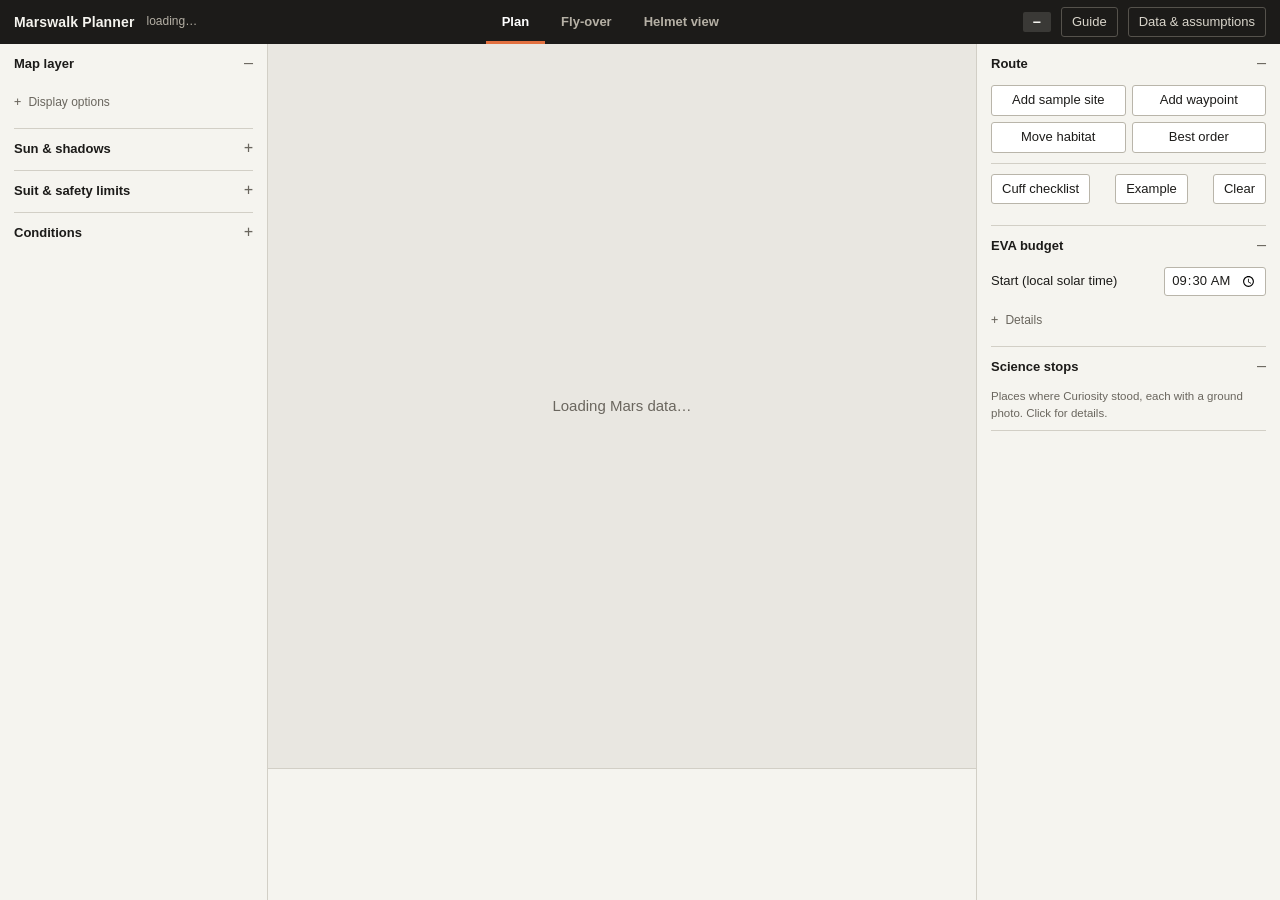
<file: index.html>
<!doctype html>
<html lang="en">
<head>
<meta charset="utf-8">
<title>Marswalk Planner</title>
<link rel="icon" href="data:,">
<meta http-equiv="refresh" content="0; url=web/">
<link rel="canonical" href="web/">
</head>
<body>
<p>Opening the <a href="web/">Marswalk Planner</a>…</p>
</body>
</html>
</file>
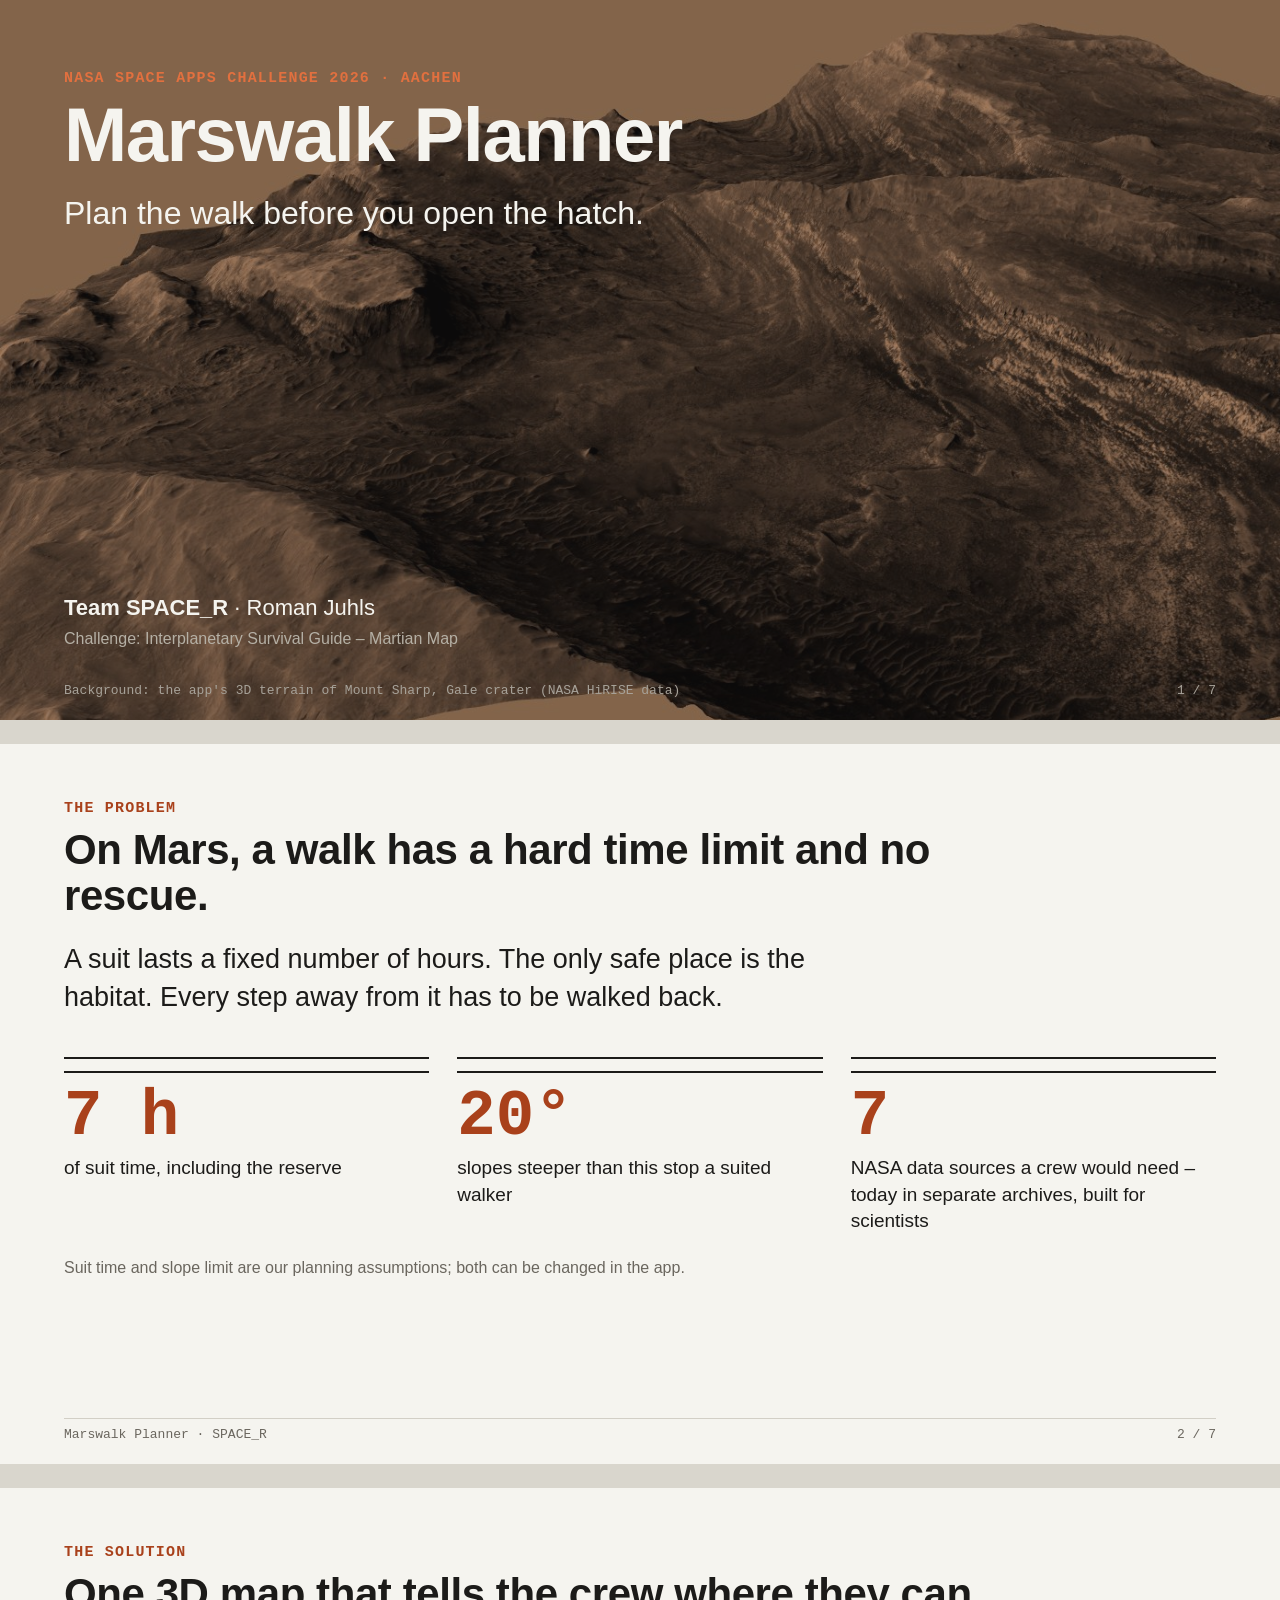
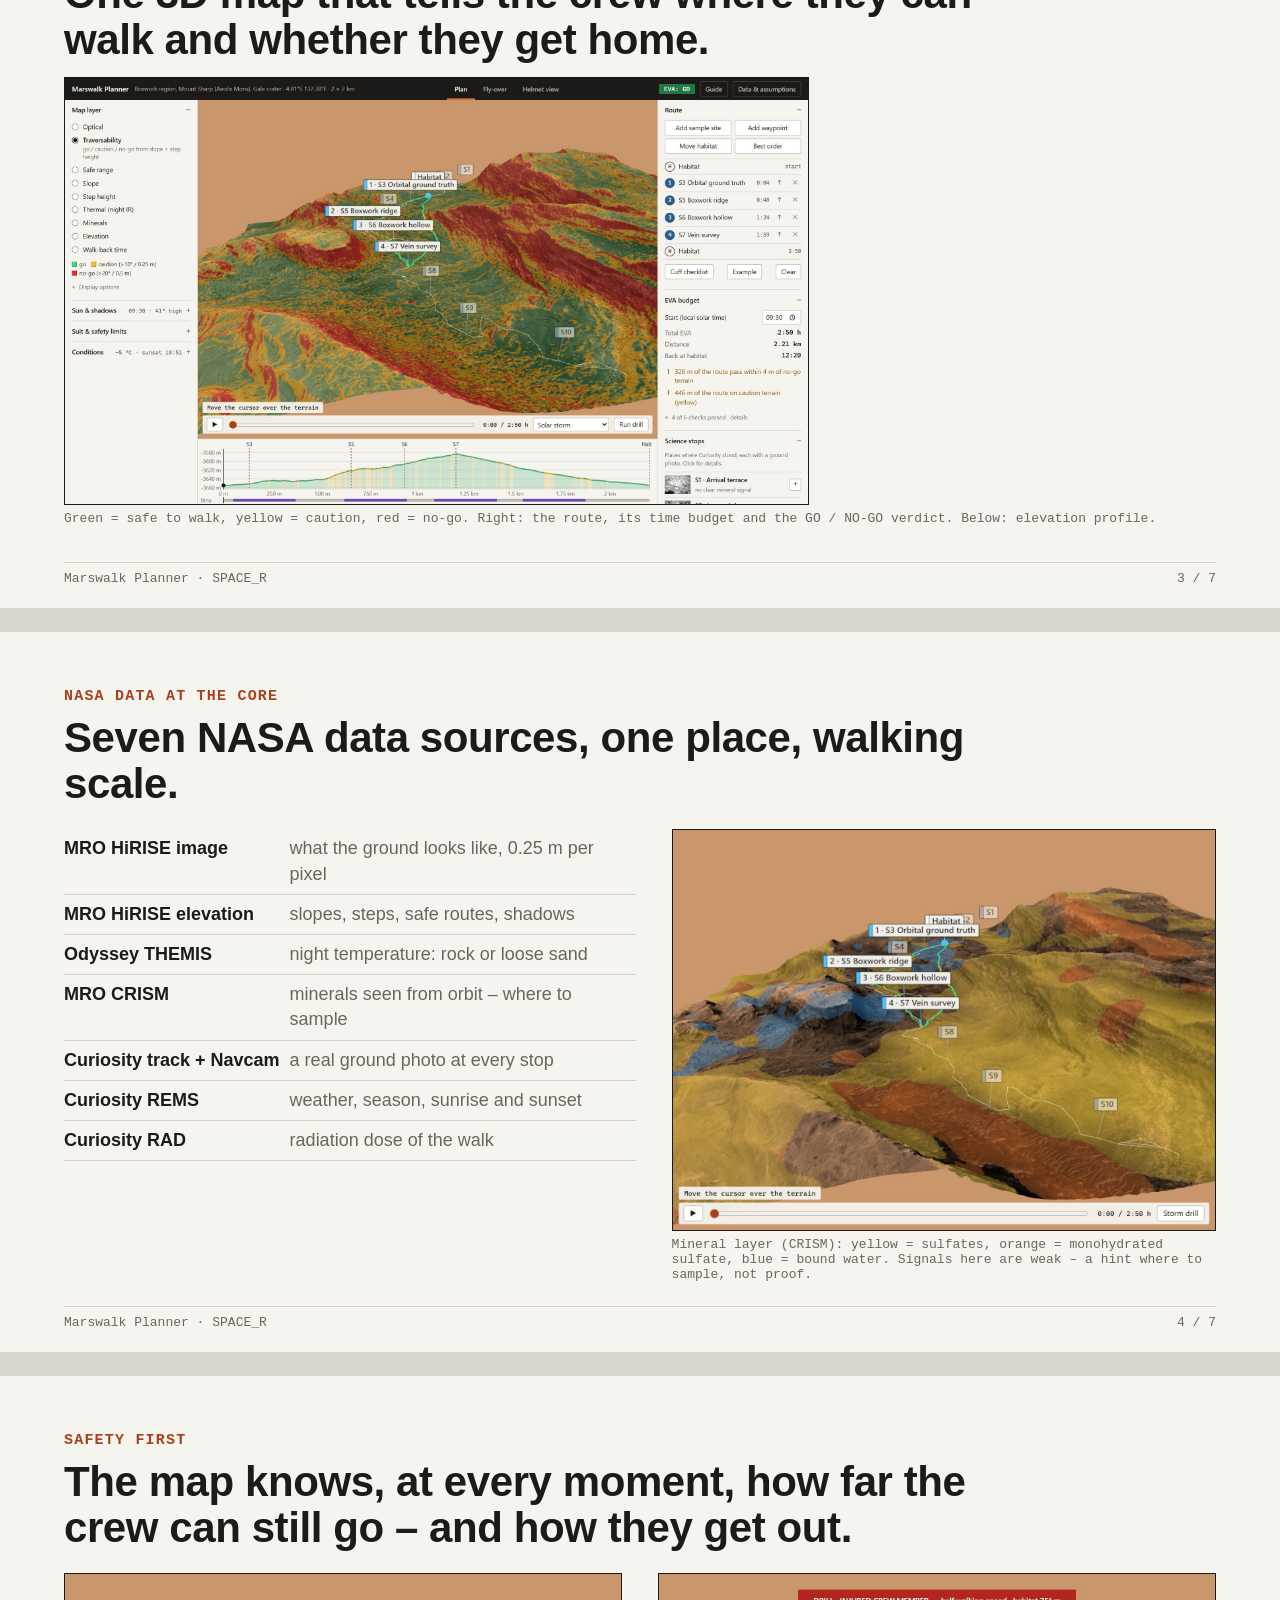
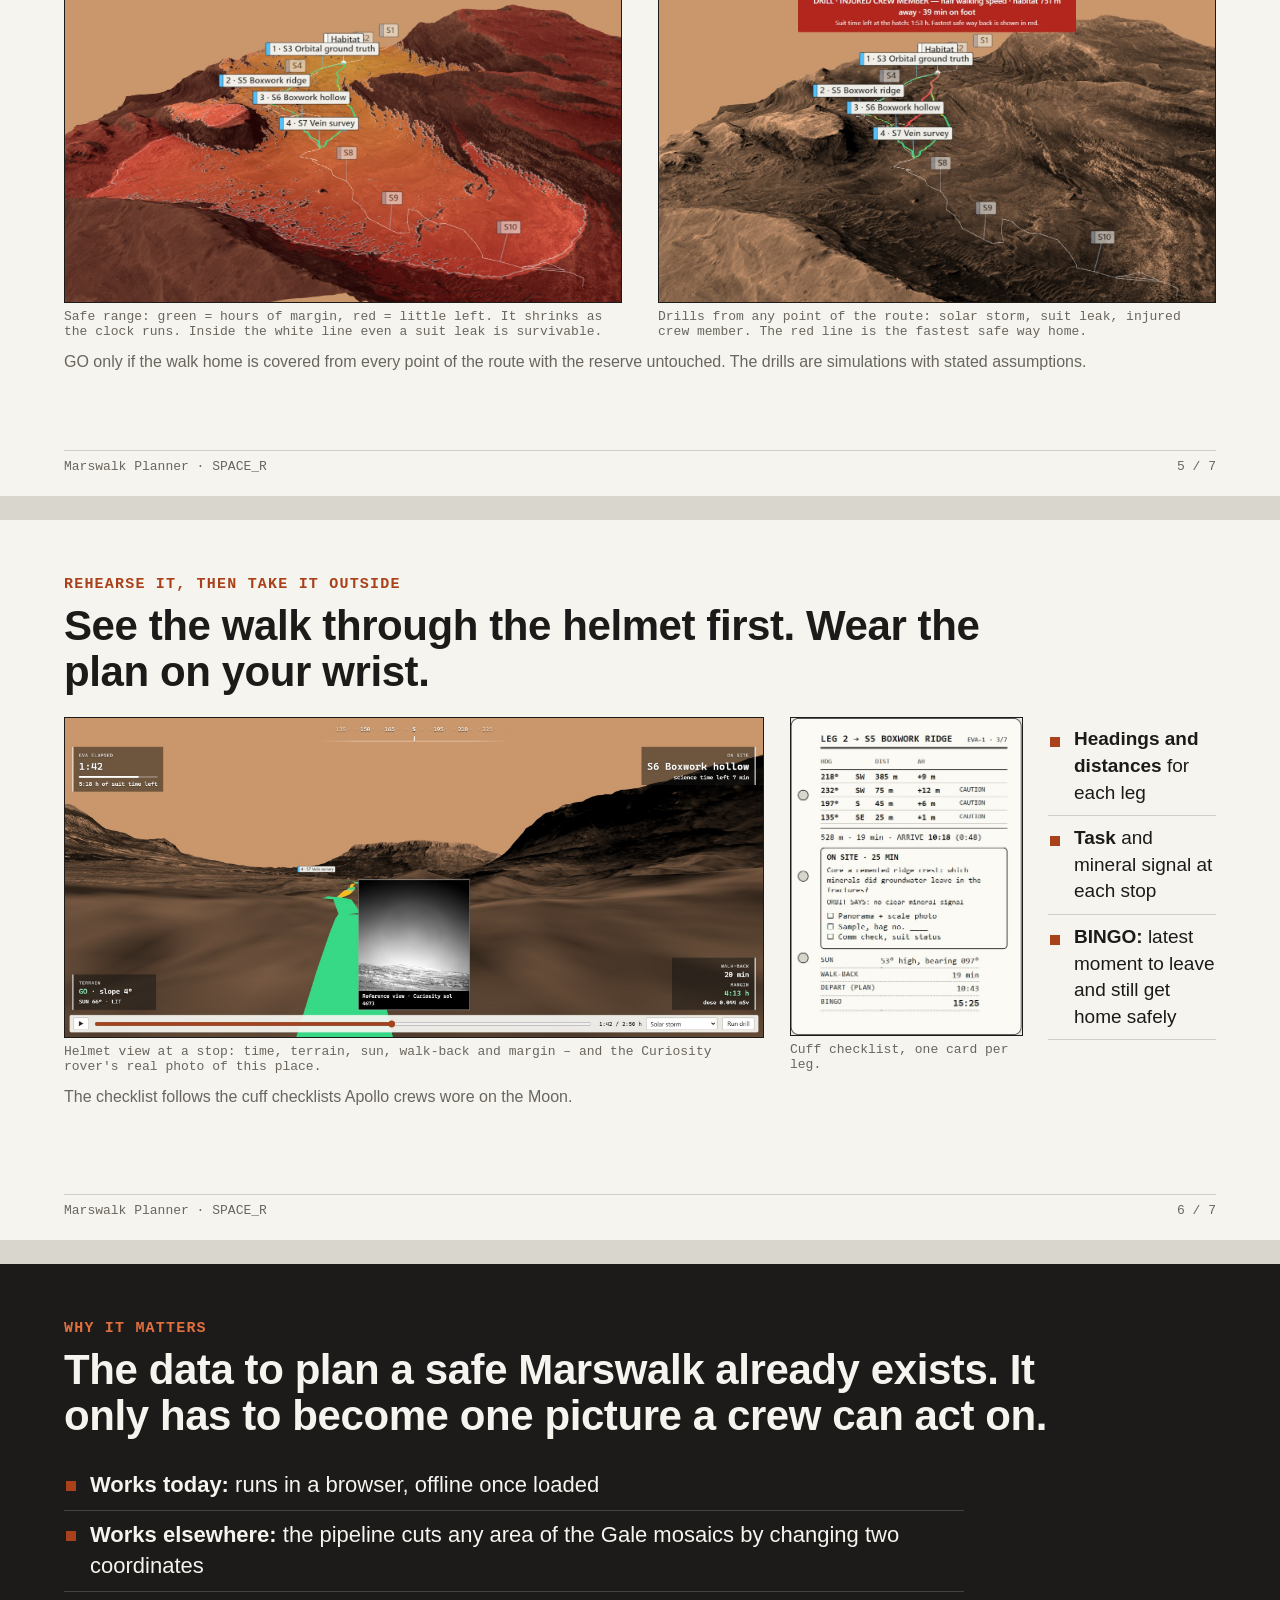
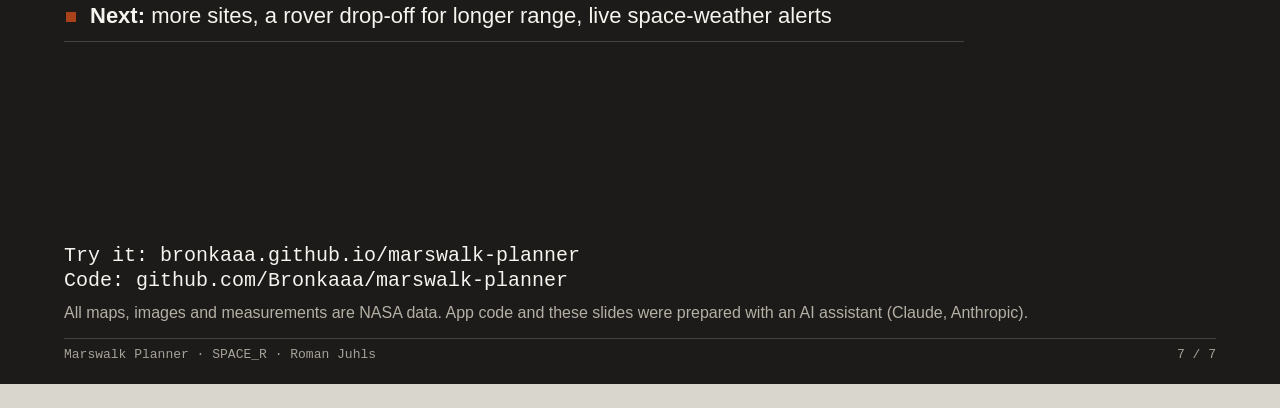
<file: demo/slides.html>
<!doctype html>
<html lang="en">
<head>
<meta charset="utf-8">
<title>Marswalk Planner – project demo (SPACE_R)</title>
<meta name="ai-generated" content="Slides prepared with an AI assistant (Claude, Anthropic). All images are screenshots of the team's app showing NASA data.">
<style>
  @page { size: 1280px 720px; margin: 0; }
  :root { --paper: #f5f4ef; --ink: #1c1b19; --muted: #6a665e; --line: #d2cfc6; --rust: #a9411b; --mono: ui-monospace, "Cascadia Mono", Consolas, monospace; }
  * { box-sizing: border-box; }
  html, body { margin: 0; background: #d9d6cd; }
  body { font: 22px/1.4 "Segoe UI", "Helvetica Neue", Arial, sans-serif; color: var(--ink); }
  .slide { width: 1280px; height: 720px; background: var(--paper); position: relative; overflow: hidden; padding: 56px 64px 60px; page-break-after: always; break-after: page; margin: 0 auto 24px; display: flex; flex-direction: column; }
  @media print { html, body { background: none; } .slide { margin: 0; } }
  .kicker { font: 600 15px var(--mono); letter-spacing: .08em; color: var(--rust); text-transform: uppercase; margin-bottom: 10px; }
  h1 { font-size: 76px; line-height: 1; margin: 0 0 18px; letter-spacing: -.02em; }
  h2 { font-size: 42px; line-height: 1.1; margin: 0 0 22px; letter-spacing: -.01em; max-width: 1000px; }
  p { margin: 0 0 14px; } .lead { font-size: 27px; max-width: 780px; }
  ul { margin: 0; padding: 0; list-style: none; } li { padding: 9px 0 9px 26px; position: relative; border-bottom: 1px solid var(--line); }
  li::before { content: ""; position: absolute; left: 2px; top: 20px; width: 10px; height: 10px; background: var(--rust); }
  li b { font-weight: 600; } small, .small { font-size: 16px; color: var(--muted); }
  .foot { position: absolute; left: 64px; right: 64px; bottom: 22px; display: flex; justify-content: space-between; font: 13px var(--mono); color: var(--muted); border-top: 1px solid var(--line); padding-top: 8px; }
  .cols { display: grid; gap: 36px; flex: 1; min-height: 0; align-items: start; }
  img { display: block; width: 100%; border: 1px solid var(--ink); }
  figure { margin: 0; } figcaption { font: 13px var(--mono); color: var(--muted); margin-top: 6px; }
  .num { font: 600 64px/1 var(--mono); color: var(--rust); } .numrow { display: grid; grid-template-columns: repeat(3, 1fr); gap: 28px; margin-top: 26px; }
  .numrow div { border-top: 2px solid var(--ink); padding-top: 12px; } .numrow span { display: block; font-size: 19px; margin-top: 6px; }
  .dark { background: var(--ink); color: var(--paper); } .dark .foot { color: #a7a299; border-color: #45423d; } .dark .kicker { color: #e2703f; }
  .dark small, .dark .small { color: #b5b0a5; }
  table { border-collapse: collapse; width: 100%; font-size: 18px; } td { padding: 7px 10px 7px 0; border-bottom: 1px solid var(--line); vertical-align: top; }
  td:first-child { font-weight: 600; white-space: nowrap; } td:last-child { color: var(--muted); }
  .link { font: 20px var(--mono); }
</style>
</head>
<body>

<!-- 1 -->
<section class="slide dark" style="padding:0">
  <img src="img/title.jpg" alt="" style="position:absolute;inset:0;height:100%;object-fit:cover;border:0;opacity:.6">
  <div style="position:relative;padding:70px 64px;display:flex;flex-direction:column;height:100%">
    <div class="kicker">NASA Space Apps Challenge 2026 · Aachen</div>
    <h1>Marswalk Planner</h1>
    <p class="lead" style="font-size:32px">Plan the walk before you open the hatch.</p>
    <div style="margin-top:auto">
      <p style="margin:0"><b>Team SPACE_R</b> · Roman Juhls</p>
      <p class="small" style="margin:4px 0 0">Challenge: Interplanetary Survival Guide – Martian Map</p>
    </div>
  </div>
  <div class="foot" style="border:0"><span>Background: the app's 3D terrain of Mount Sharp, Gale crater (NASA HiRISE data)</span><span>1 / 7</span></div>
</section>

<!-- 2 -->
<section class="slide">
  <div class="kicker">The problem</div>
  <h2>On Mars, a walk has a hard time limit and no rescue.</h2>
  <p class="lead">A suit lasts a fixed number of hours. The only safe place is the habitat. Every step away from it has to be walked back.</p>
  <div class="numrow">
    <div><div class="num">7 h</div><span>of suit time, including the reserve</span></div>
    <div><div class="num">20°</div><span>slopes steeper than this stop a suited walker</span></div>
    <div><div class="num">7</div><span>NASA data sources a crew would need – today in separate archives, built for scientists</span></div>
  </div>
  <p class="small" style="margin-top:22px">Suit time and slope limit are our planning assumptions; both can be changed in the app.</p>
  <div class="foot"><span>Marswalk Planner · SPACE_R</span><span>2 / 7</span></div>
</section>

<!-- 3 -->
<section class="slide">
  <div class="kicker">The solution</div>
  <h2 style="margin-bottom:14px">One 3D map that tells the crew where they can walk and whether they get home.</h2>
  <div class="cols" style="grid-template-columns: 1fr">
    <figure><img src="img/plan.jpg" style="height:428px;width:auto" alt="Marswalk Planner: 3D terrain with safe and no-go zones, planned route, EVA budget and elevation profile">
      <figcaption>Green = safe to walk, yellow = caution, red = no-go. Right: the route, its time budget and the GO / NO-GO verdict. Below: elevation profile.</figcaption></figure>
  </div>
  <div class="foot"><span>Marswalk Planner · SPACE_R</span><span>3 / 7</span></div>
</section>

<!-- 4 -->
<section class="slide">
  <div class="kicker">NASA data at the core</div>
  <h2>Seven NASA data sources, one place, walking scale.</h2>
  <div class="cols" style="grid-template-columns: 1.05fr 1fr">
    <table>
      <tr><td>MRO HiRISE image</td><td>what the ground looks like, 0.25 m per pixel</td></tr>
      <tr><td>MRO HiRISE elevation</td><td>slopes, steps, safe routes, shadows</td></tr>
      <tr><td>Odyssey THEMIS</td><td>night temperature: rock or loose sand</td></tr>
      <tr><td>MRO CRISM</td><td>minerals seen from orbit – where to sample</td></tr>
      <tr><td>Curiosity track + Navcam</td><td>a real ground photo at every stop</td></tr>
      <tr><td>Curiosity REMS</td><td>weather, season, sunrise and sunset</td></tr>
      <tr><td>Curiosity RAD</td><td>radiation dose of the walk</td></tr>
    </table>
    <figure><img src="img/minerals.jpg" alt="Mineral layer on the 3D terrain">
      <figcaption>Mineral layer (CRISM): yellow = sulfates, orange = monohydrated sulfate, blue = bound water. Signals here are weak – a hint where to sample, not proof.</figcaption></figure>
  </div>
  <div class="foot"><span>Marswalk Planner · SPACE_R</span><span>4 / 7</span></div>
</section>

<!-- 5 -->
<section class="slide">
  <div class="kicker">Safety first</div>
  <h2>The map knows, at every moment, how far the crew can still go – and how they get out.</h2>
  <div class="cols" style="grid-template-columns: 1fr 1fr; flex: 0 0 auto">
    <figure><img src="img/range.jpg" style="height:330px;object-fit:cover;object-position:center 35%" alt="Safe range layer late in an EVA">
      <figcaption>Safe range: green = hours of margin, red = little left. It shrinks as the clock runs. Inside the white line even a suit leak is survivable.</figcaption></figure>
    <figure><img src="img/drill.jpg" style="height:330px;object-fit:cover;object-position:center 22%" alt="Emergency drill: injured crew member, way back to the habitat">
      <figcaption>Drills from any point of the route: solar storm, suit leak, injured crew member. The red line is the fastest safe way home.</figcaption></figure>
  </div>
  <p class="small" style="margin-top:12px">GO only if the walk home is covered from every point of the route with the reserve untouched. The drills are simulations with stated assumptions.</p>
  <div class="foot"><span>Marswalk Planner · SPACE_R</span><span>5 / 7</span></div>
</section>

<!-- 6 -->
<section class="slide">
  <div class="kicker">Rehearse it, then take it outside</div>
  <h2>See the walk through the helmet first. Wear the plan on your wrist.</h2>
  <div class="cols" style="grid-template-columns: 700px 232px 1fr; flex: 0 0 auto; gap: 26px">
    <figure><img src="img/helmet3.jpg" alt="Helmet view at a science stop with the rover's photo of the place">
      <figcaption>Helmet view at a stop: time, terrain, sun, walk-back and margin – and the Curiosity rover's real photo of this place.</figcaption></figure>
    <figure><img src="img/cuff2.jpg" style="height:319px;width:auto" alt="Cuff checklist: card for one leg">
      <figcaption>Cuff checklist, one card per leg.</figcaption></figure>
    <ul style="font-size:19px">
      <li><b>Headings and distances</b> for each leg</li>
      <li><b>Task</b> and mineral signal at each stop</li>
      <li><b>BINGO:</b> latest moment to leave and still get home safely</li>
    </ul>
  </div>
  <p class="small" style="margin-top:12px">The checklist follows the cuff checklists Apollo crews wore on the Moon.</p>
  <div class="foot"><span>Marswalk Planner · SPACE_R</span><span>6 / 7</span></div>
</section>

<!-- 7 -->
<section class="slide dark">
  <div class="kicker">Why it matters</div>
  <h2>The data to plan a safe Marswalk already exists. It only has to become one picture a crew can act on.</h2>
  <ul style="max-width:900px">
    <li style="border-color:#45423d"><b>Works today:</b> runs in a browser, offline once loaded</li>
    <li style="border-color:#45423d"><b>Works elsewhere:</b> the pipeline cuts any area of the Gale mosaics by changing two coordinates</li>
    <li style="border-color:#45423d"><b>Next:</b> more sites, a rover drop-off for longer range, live space-weather alerts</li>
  </ul>
  <div style="margin-top:auto">
    <p class="link" style="margin:0">Try it: bronkaaa.github.io/marswalk-planner</p>
    <p class="link" style="margin:2px 0 10px">Code: github.com/Bronkaaa/marswalk-planner</p>
    <p class="small" style="margin:0">All maps, images and measurements are NASA data. App code and these slides were prepared with an AI assistant (Claude, Anthropic).</p>
  </div>
  <div class="foot"><span>Marswalk Planner · SPACE_R · Roman Juhls</span><span>7 / 7</span></div>
</section>

</body>
</html>
</file>
